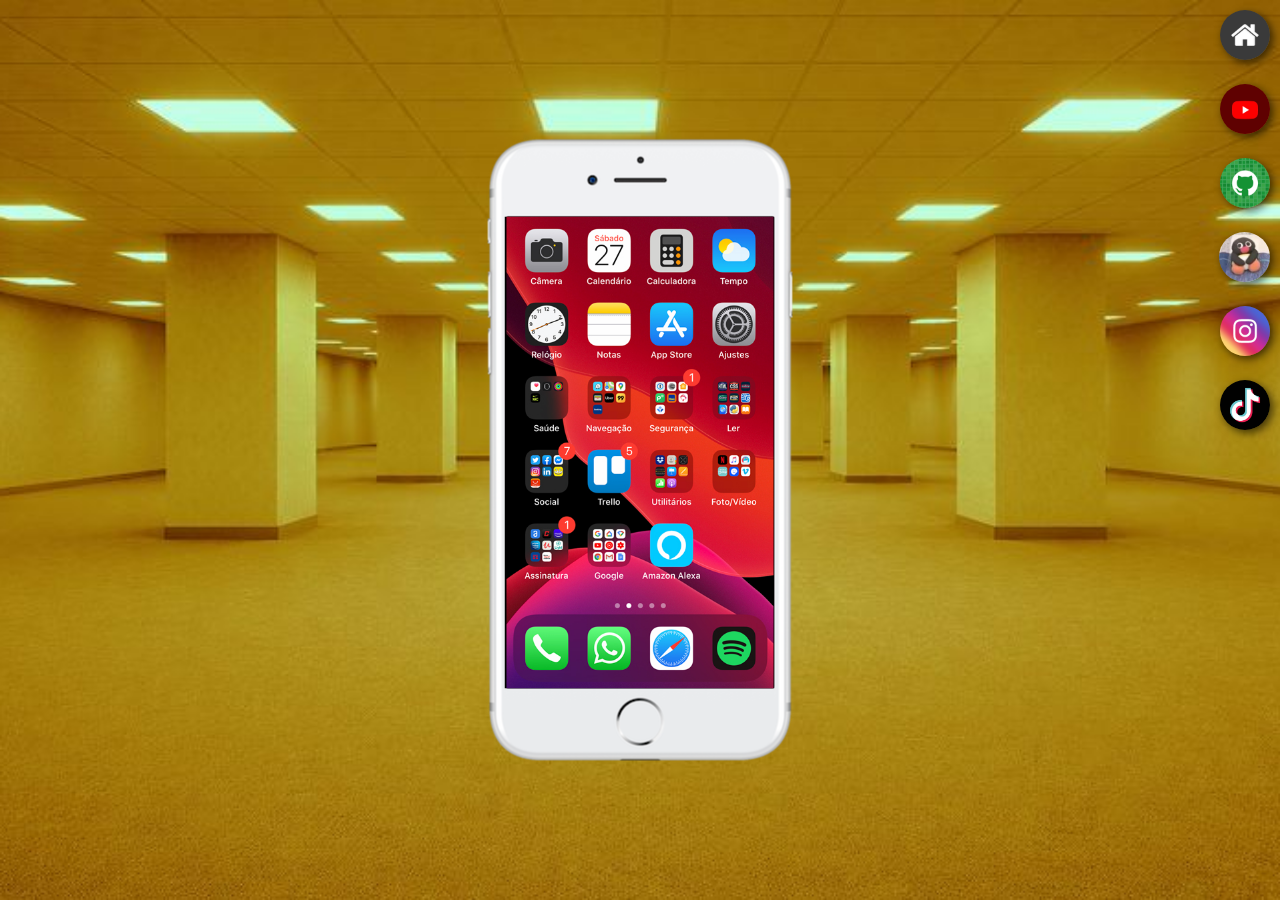
<file: index.html>
<!DOCTYPE html>
<html lang="pt-br">
<head>
    <meta charset="UTF-8">
    <meta name="viewport" content="width=device-width, initial-scale=1.0">
    <title>Redes Marvin</title>
    <link rel="shortcut icon" href="pacote-d013/pacote-d013/favicon.ico" type="image/x-icon">
    <link rel="stylesheet" href="style.css">
</head>
<body>
    <main>
        <section id="telefone">
            <iframe src="home.html" name="tela" frameborder="0" id="tela"></iframe>
        </section>
        <section id="redes">
            <a href="home.html" target="tela"><img src="pacote-d013/pacote-d013/imagens/logo-home.jpg" alt="home"></a><br>
            <a href="youtube.html" target="tela"><img src="pacote-d013/pacote-d013/imagens/logo-youtube.jpg" alt="youtube"></a><br>
            <a href="" target="tela"><img src="pacote-d013/pacote-d013/imagens/logo-github.jpg" alt="github"></a><br>
            <a href="pingu.html" target="tela"><img src="pacote-d013/pacote-d013/imagens/pingu.jpg" alt="pingu"></a><br>
            <a href="insta.html" target="tela"><img src="pacote-d013/pacote-d013/imagens/logo-instagram.jpg" alt="instagram"></a><br>
            <a href="tiktik.html" target="tela"><img src="pacote-d013/pacote-d013/imagens/tik tok.jpg" alt="tiktok"></a><br>
        </section>
    </main>
</body>
</html>
</file>
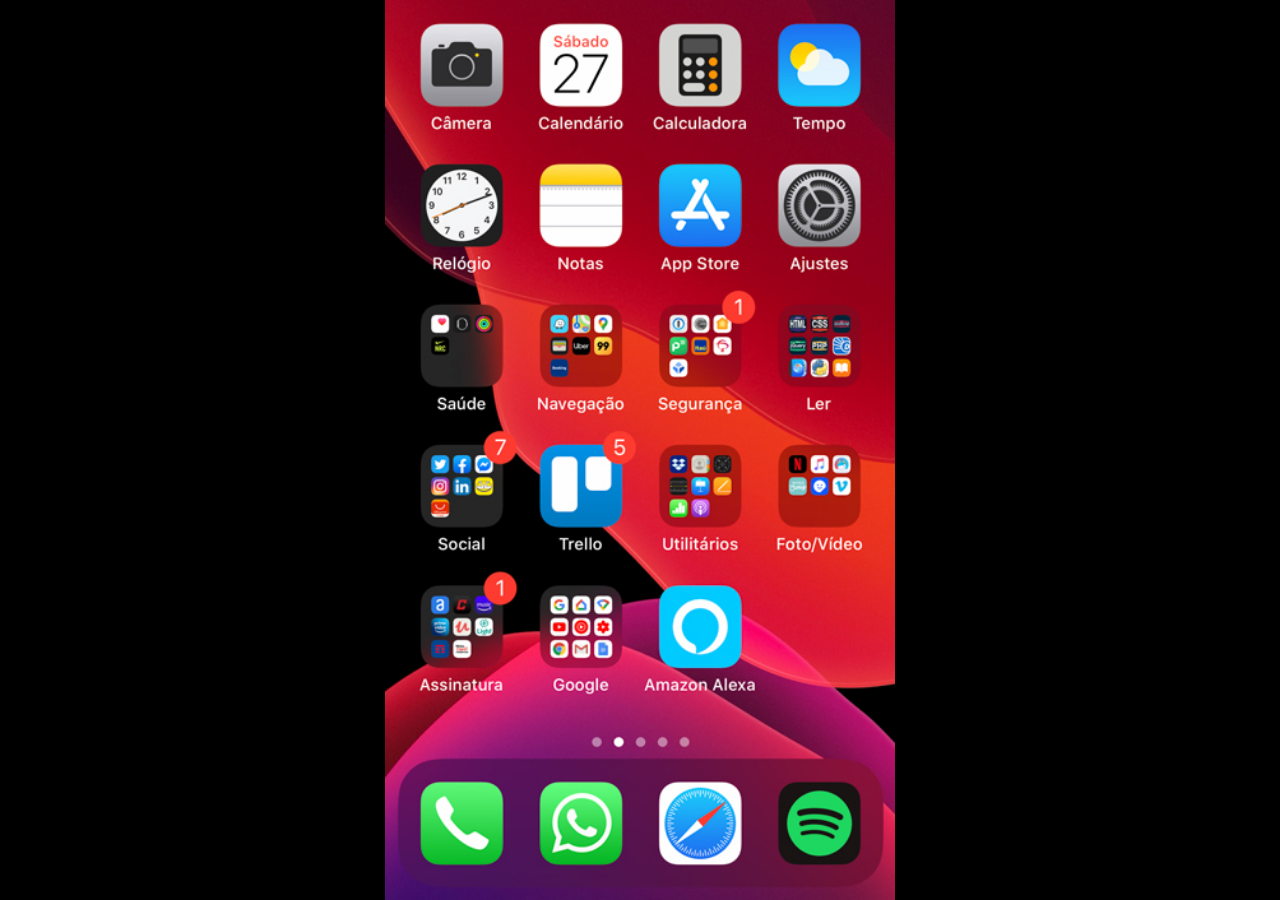
<file: home.html>
<!DOCTYPE html>
<html lang="en">
<head>
    <meta charset="UTF-8">
    <meta name="viewport" content="width=device-width, initial-scale=1.0">
    <title>Home</title>
    <style>
        *{
            margin: 0px;
            padding: 0px;
        }

        body{
            height: 100vh;
            width: 100vw;
            background: black url(pacote-d013/pacote-d013/imagens/tela-home.jpg) no-repeat top center;
            background-size: contain;
        }
    </style>
</head>
<body>
    
</body>
</html>
</file>
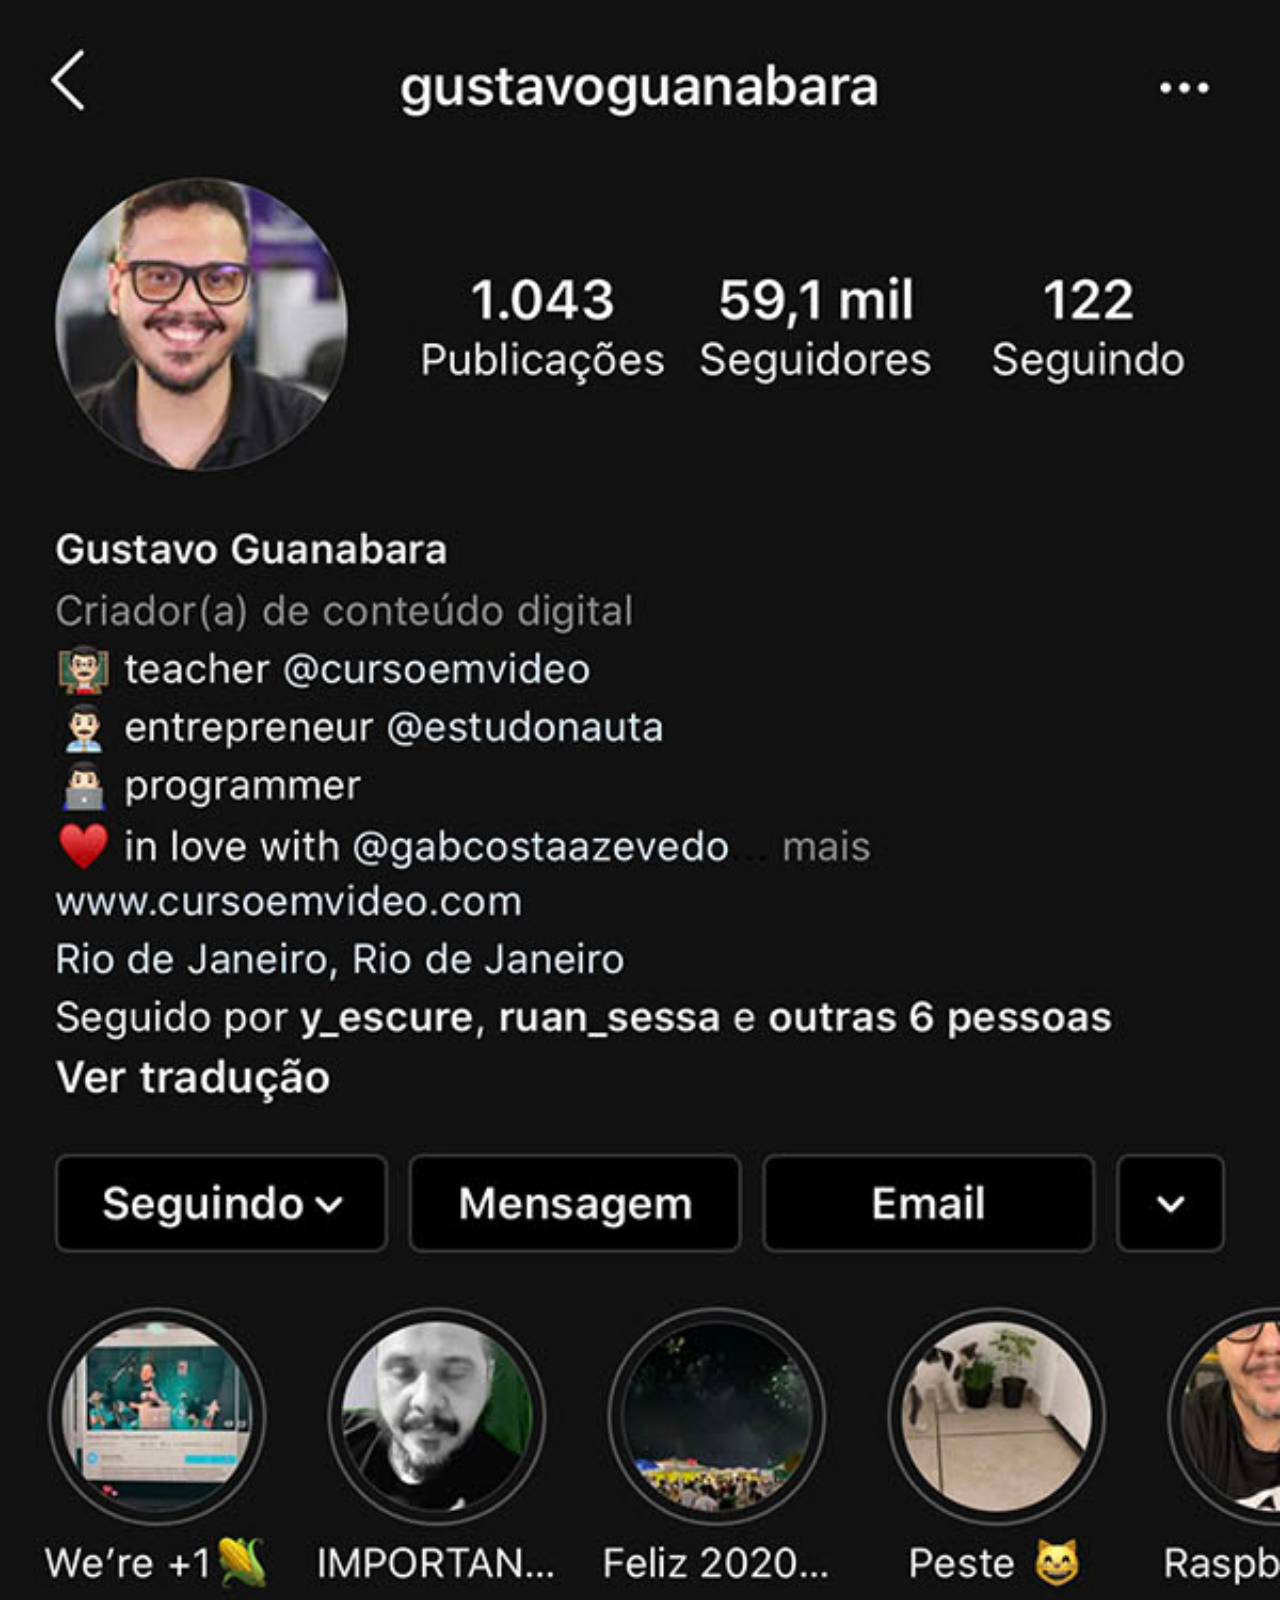
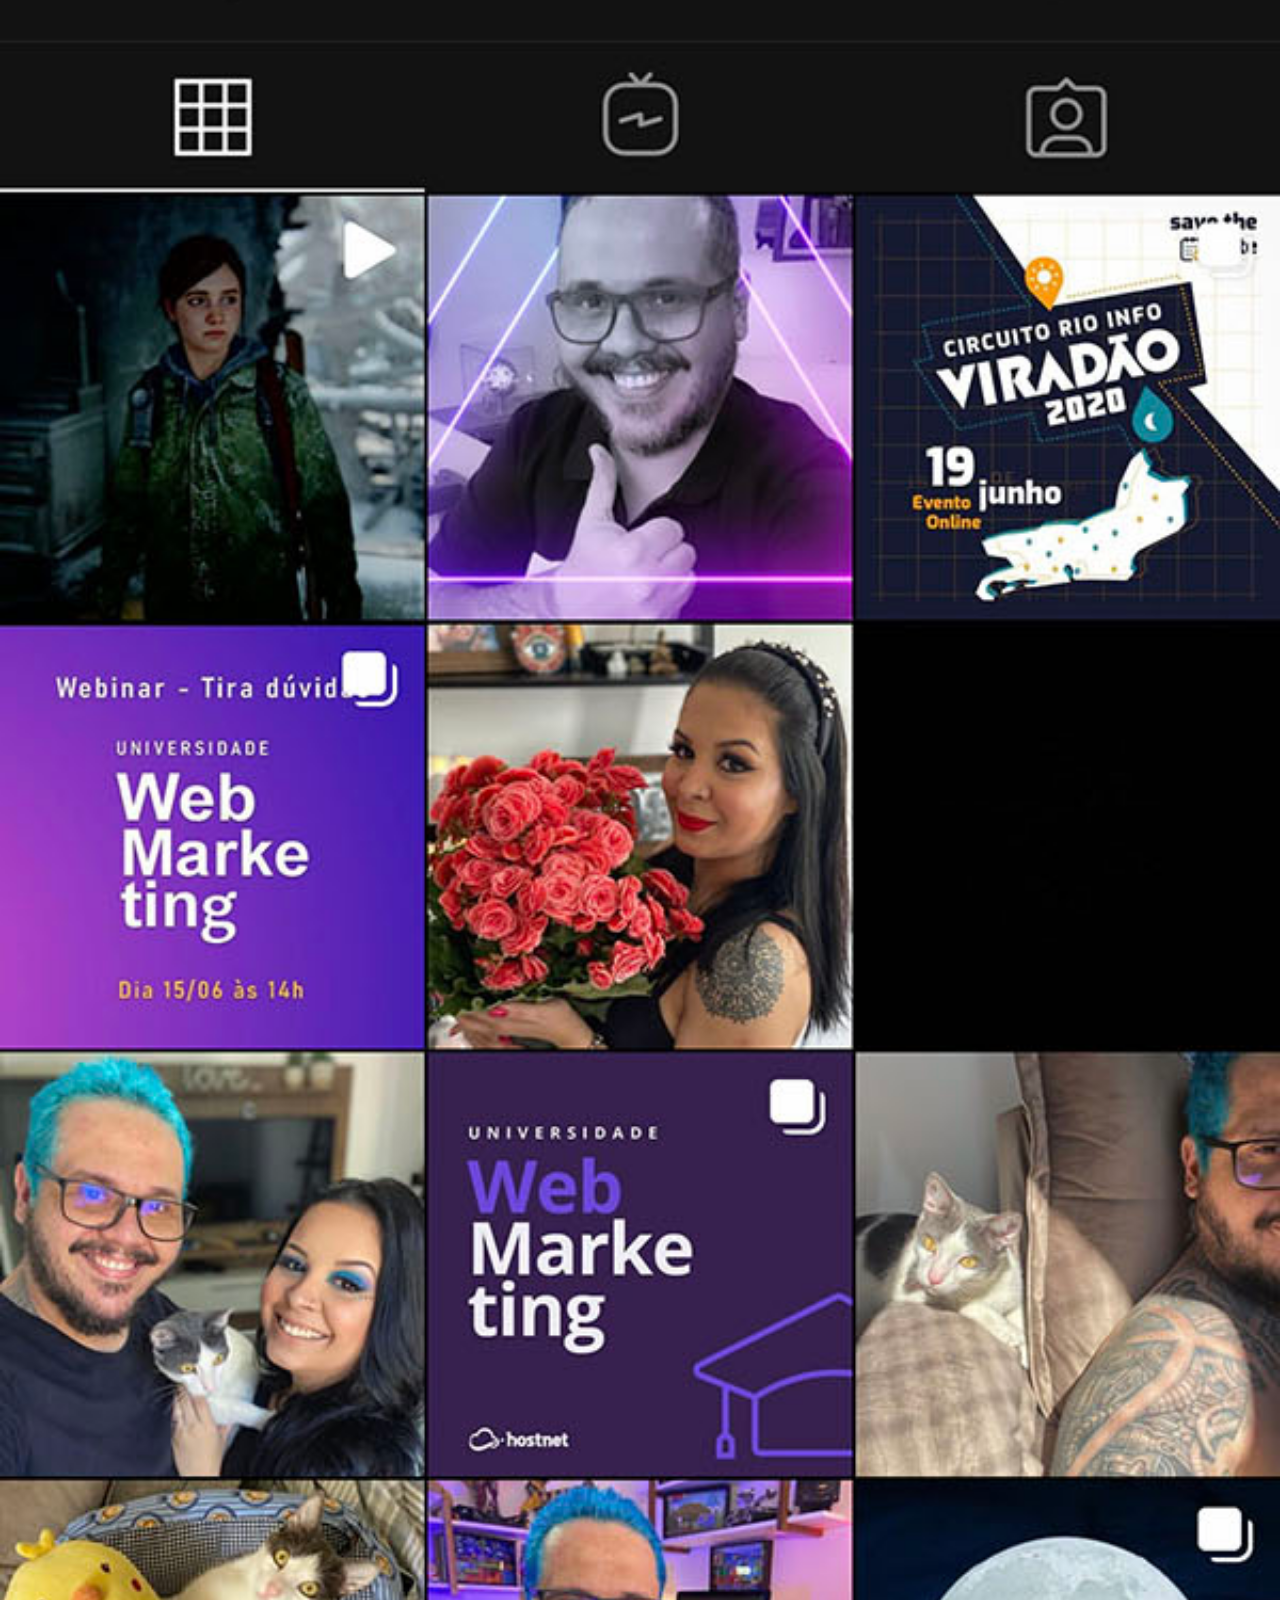
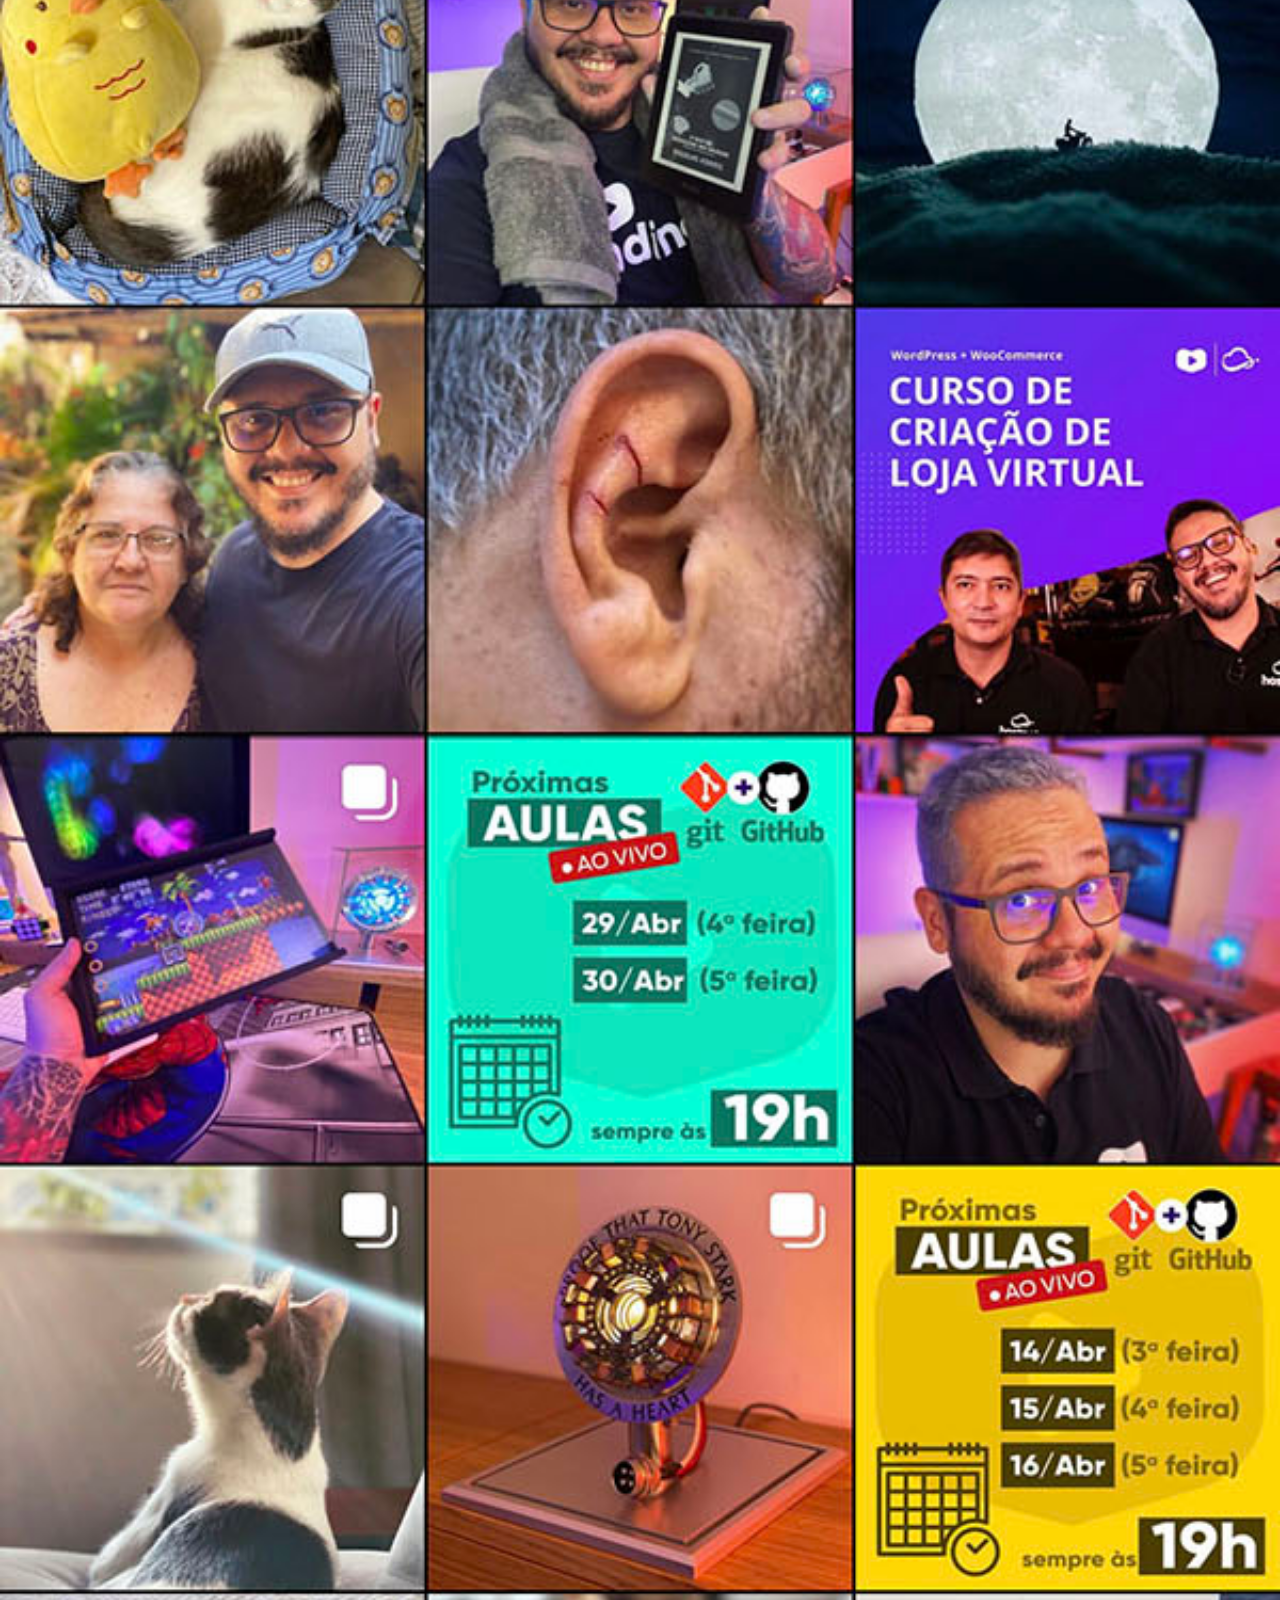
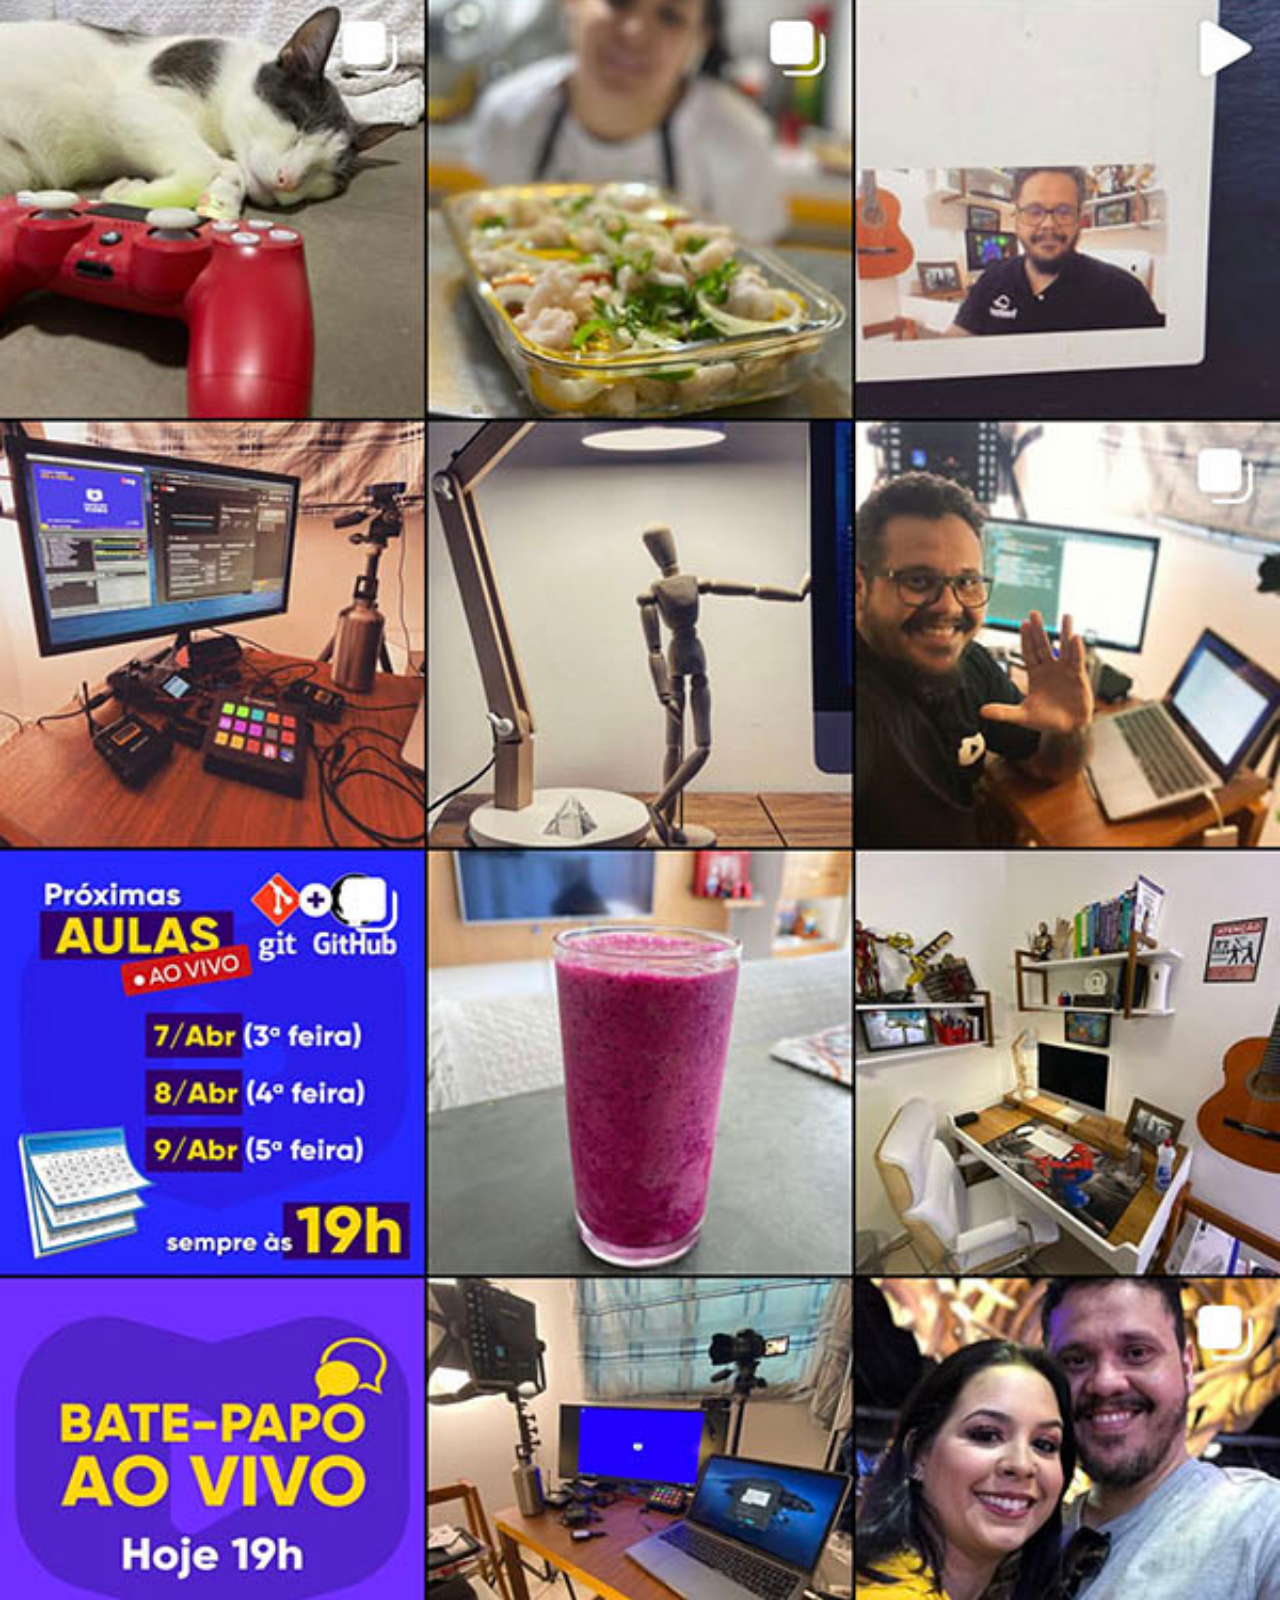
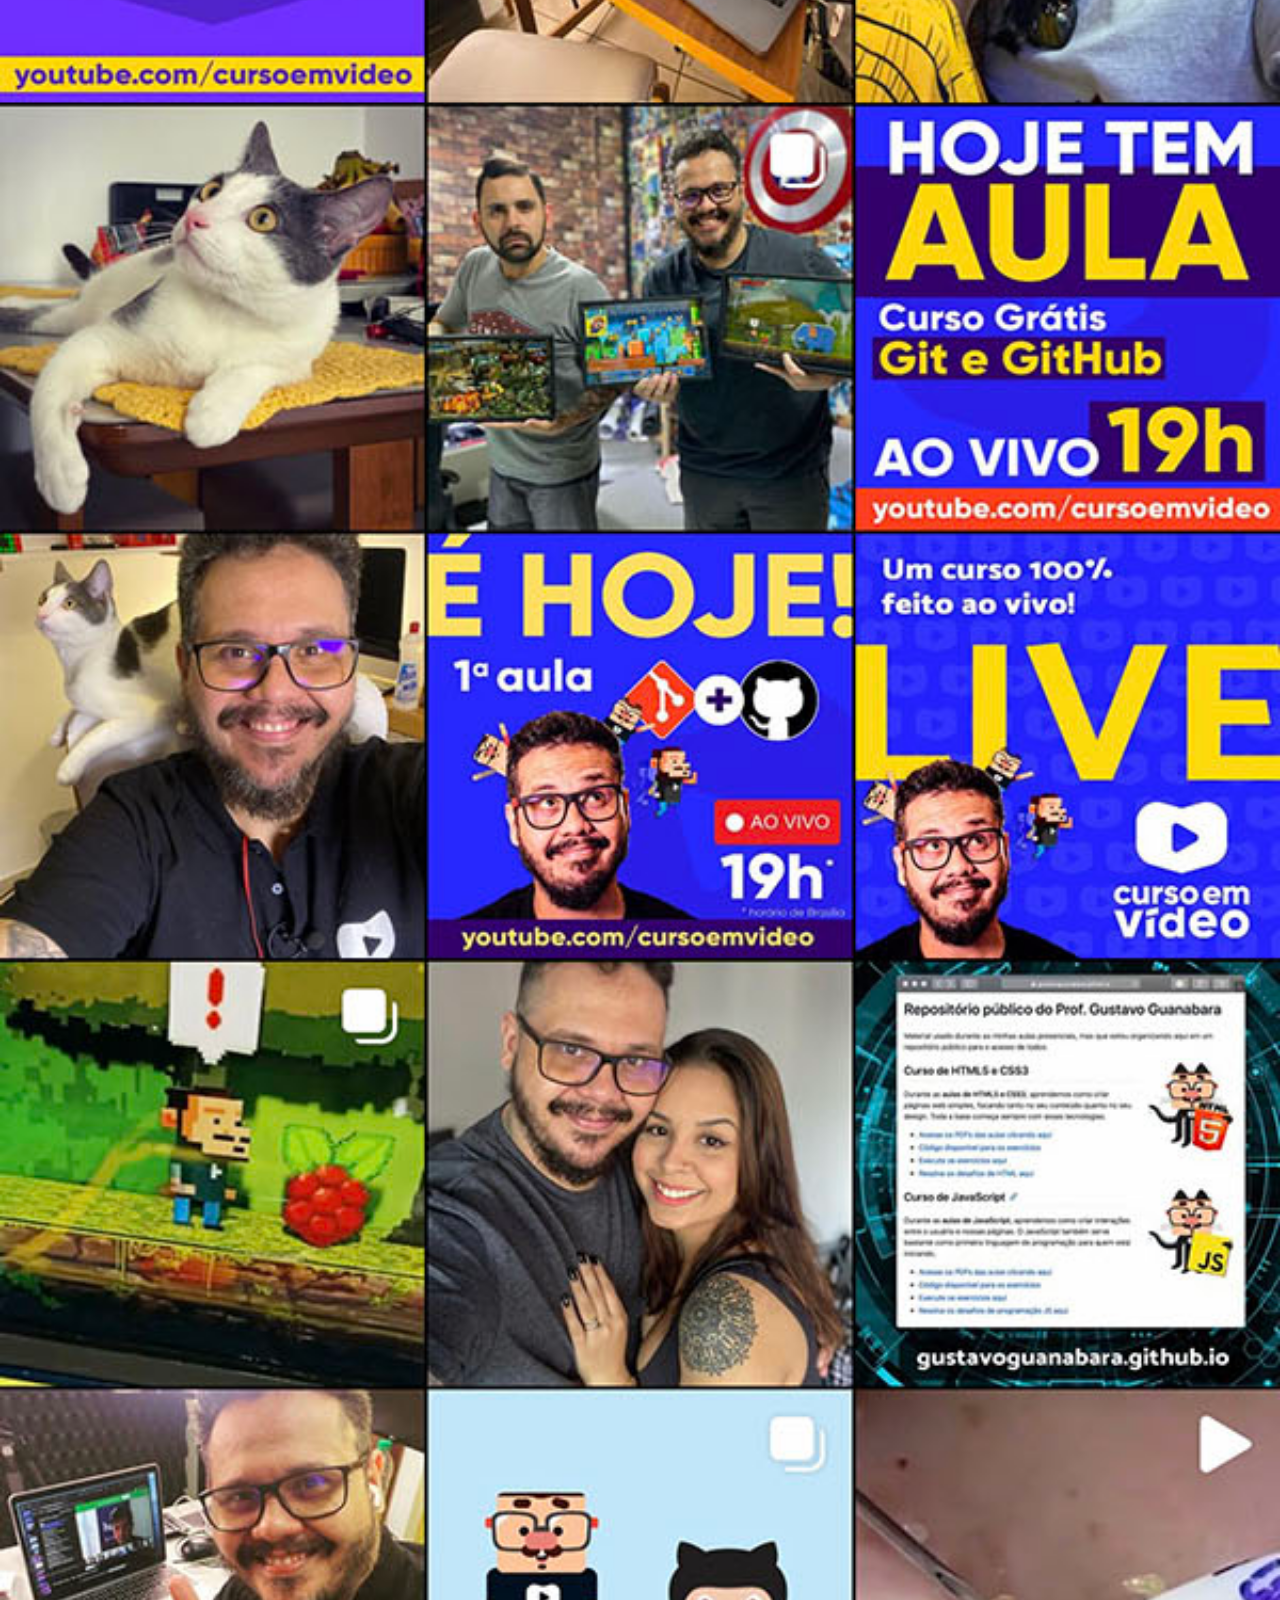
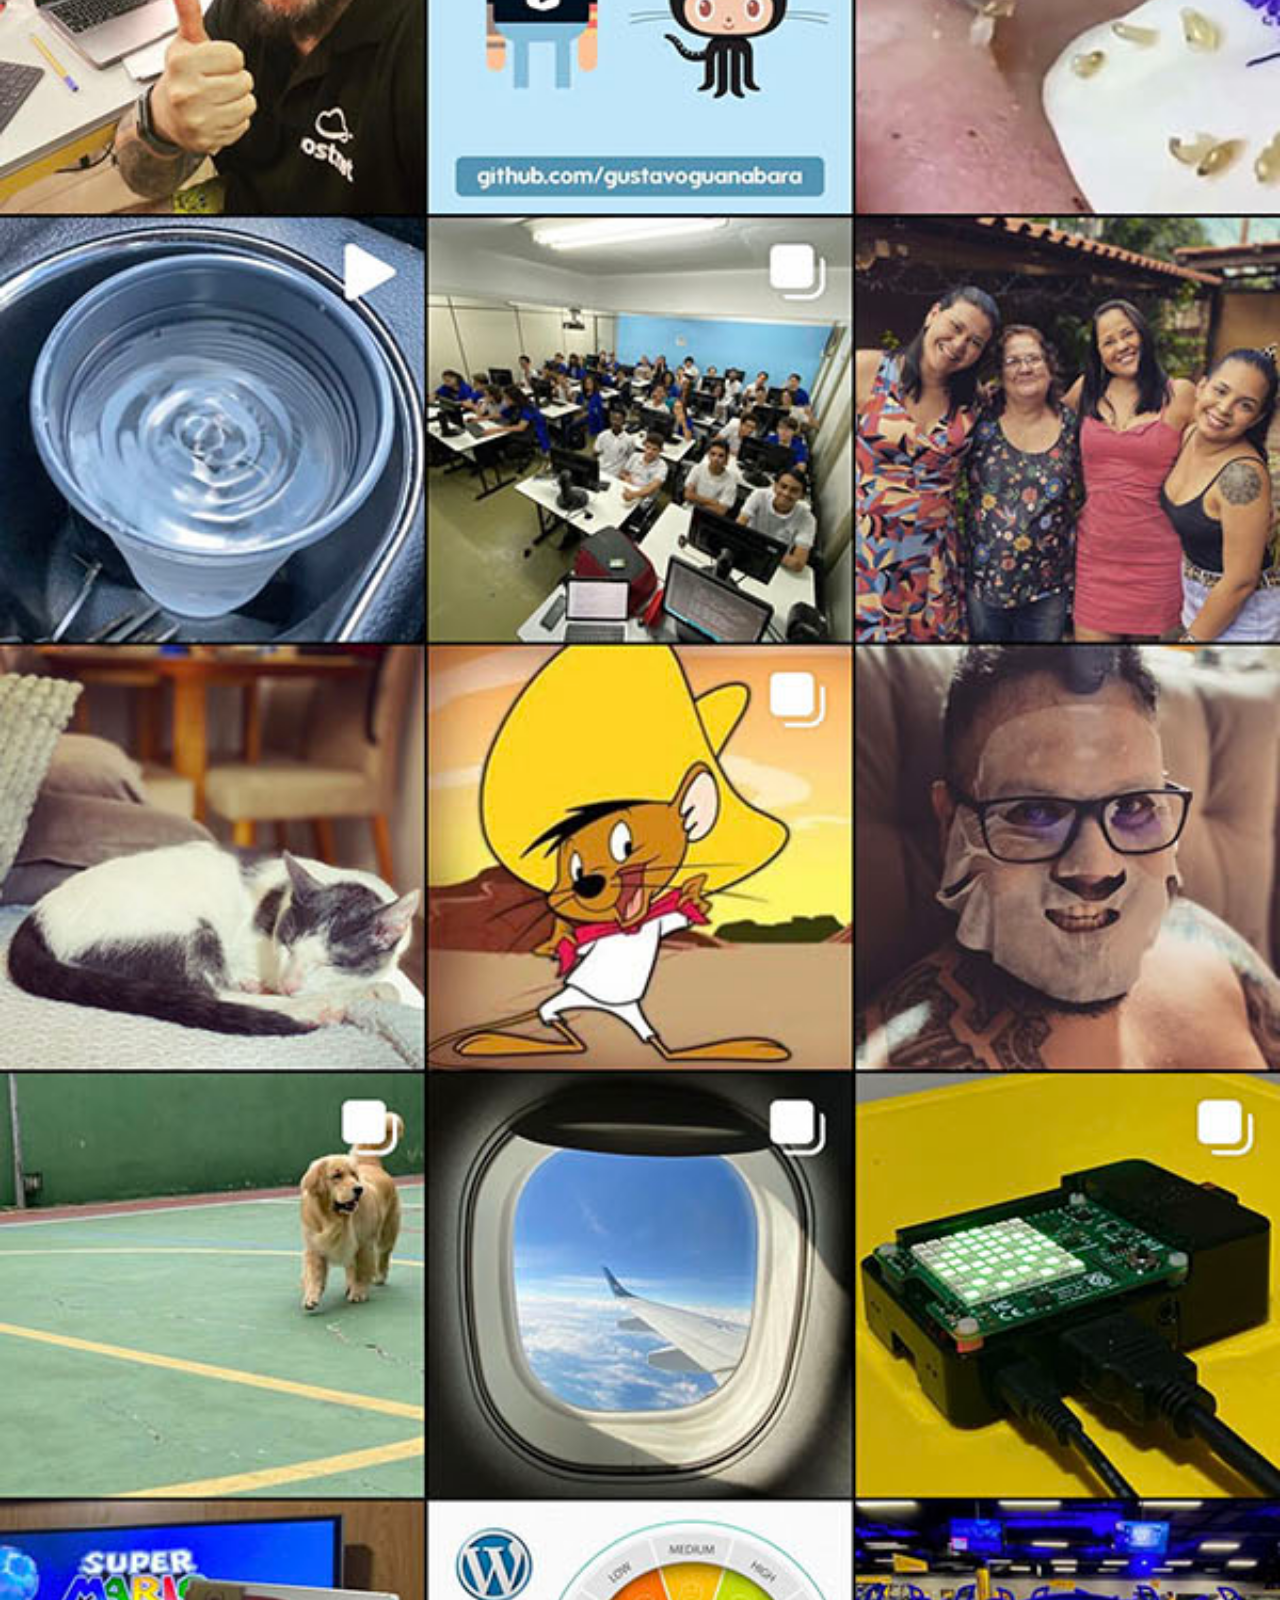
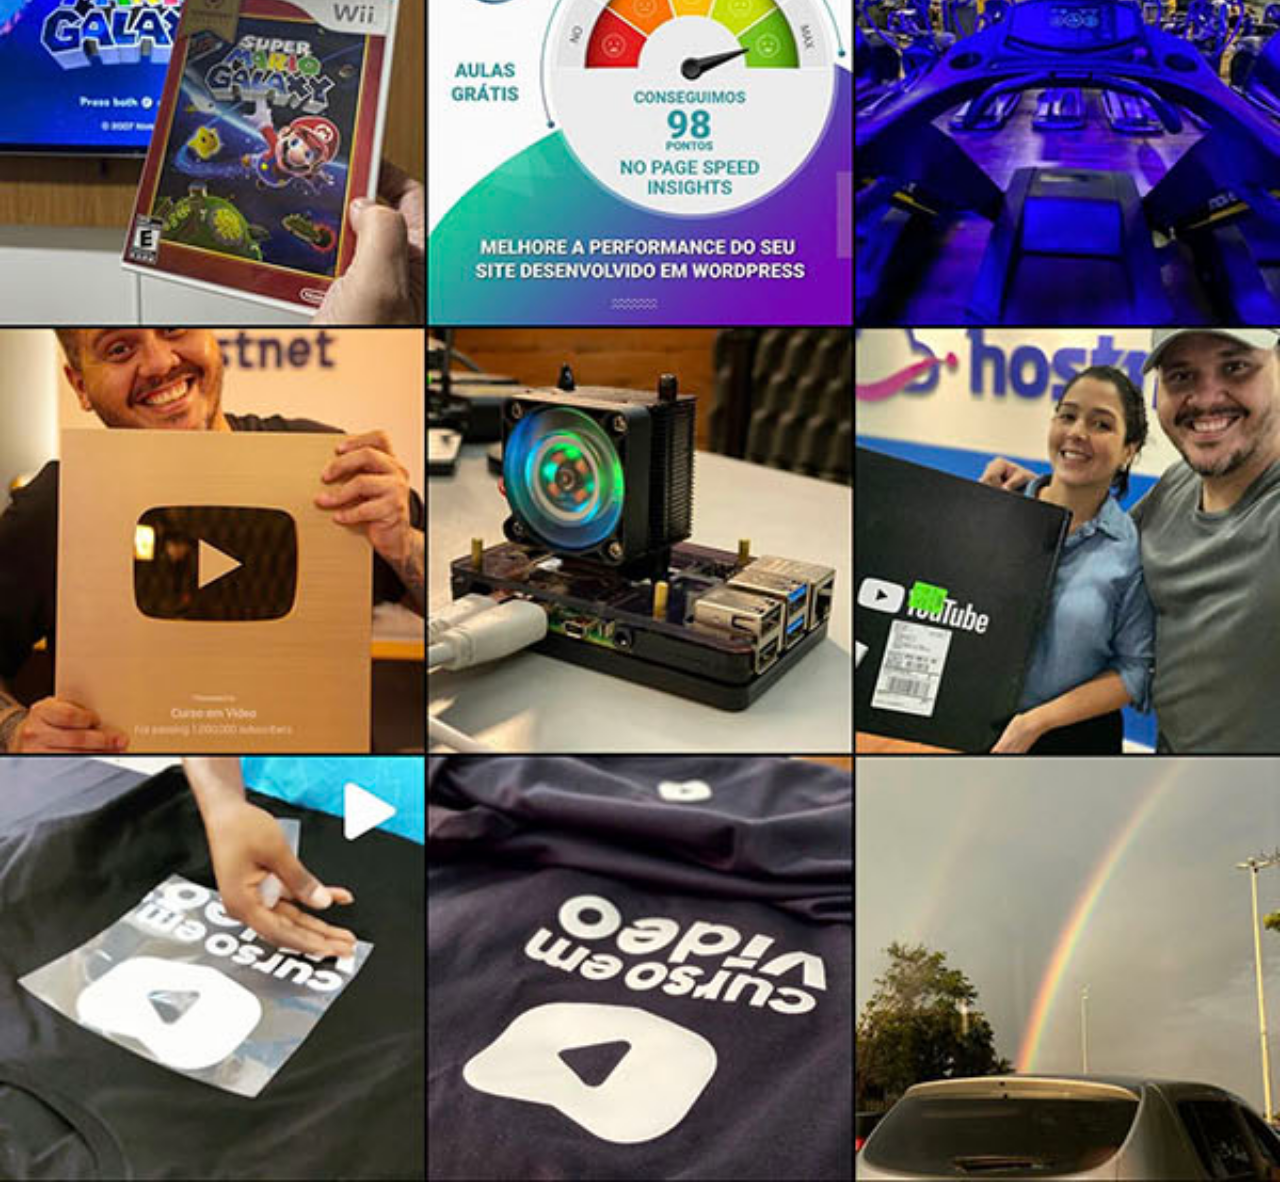
<file: insta.html>
<!DOCTYPE html>
<html lang="pt-br">
<head>
    <meta charset="UTF-8">
    <meta name="viewport" content="width=device-width, initial-scale=1.0">
    <title>instagram</title>
    <style>
        *{
            padding: 0%;
            margin: 0%;
        }

        ::-webkit-scrollbar{
            width: 0%;
            height: 0%;
        }

        img{
            width: 100vw;
        }
    </style>
</head>
<body>
    <img src="pacote-d013/pacote-d013/imagens/tela-instagram.jpg" alt="">
</body>
</html>
</file>
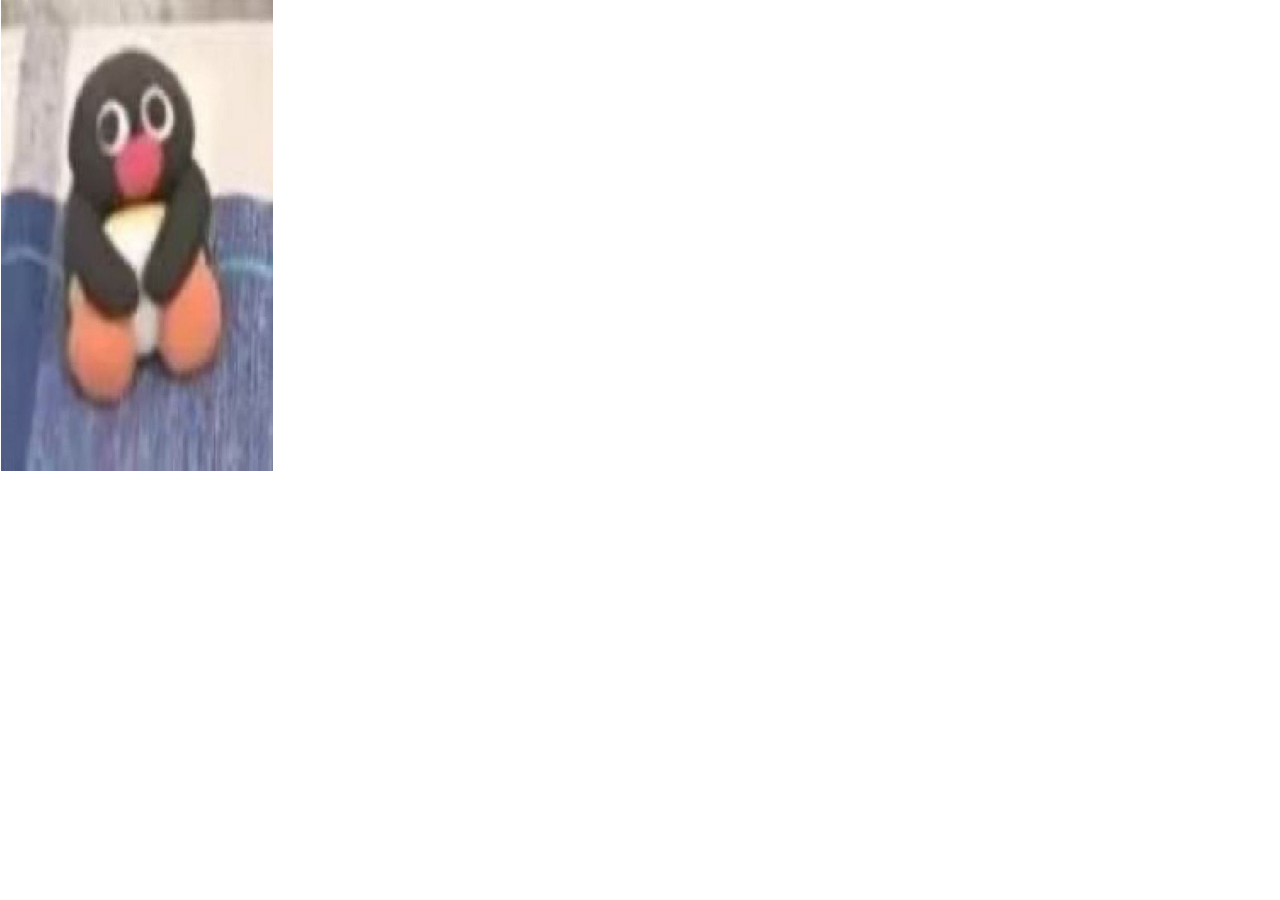
<file: pingu.html>
<!DOCTYPE html>
<html lang="pt-br">
<head>
    <meta charset="UTF-8">
    <meta name="viewport" content="width=device-width, initial-scale=1.0">
    <title>Document</title>
    <style>
        *{
            margin: 0%;
            padding: 0%;
        }

        div img{
            position: absolute;
            position: fixed;
            top: -1px;
            left: 1px;
            height: 472px;
            width: 272px;    
        }

        #h #s{
            opacity: 0;
        }

        #h:hover #s{
            opacity: 1;
        }

        #h:hover #p{
            opacity: 0;
        }
        
    </style>
</head>
<body>
    <div id="h">
        <img id="p" src="pacote-d013/pacote-d013/imagens/pingu.jpg" alt="">
        <img id="s" src="pacote-d013/pacote-d013/imagens/pingu00.jpg" alt="">
    </div>
</body>
</html>
</file>
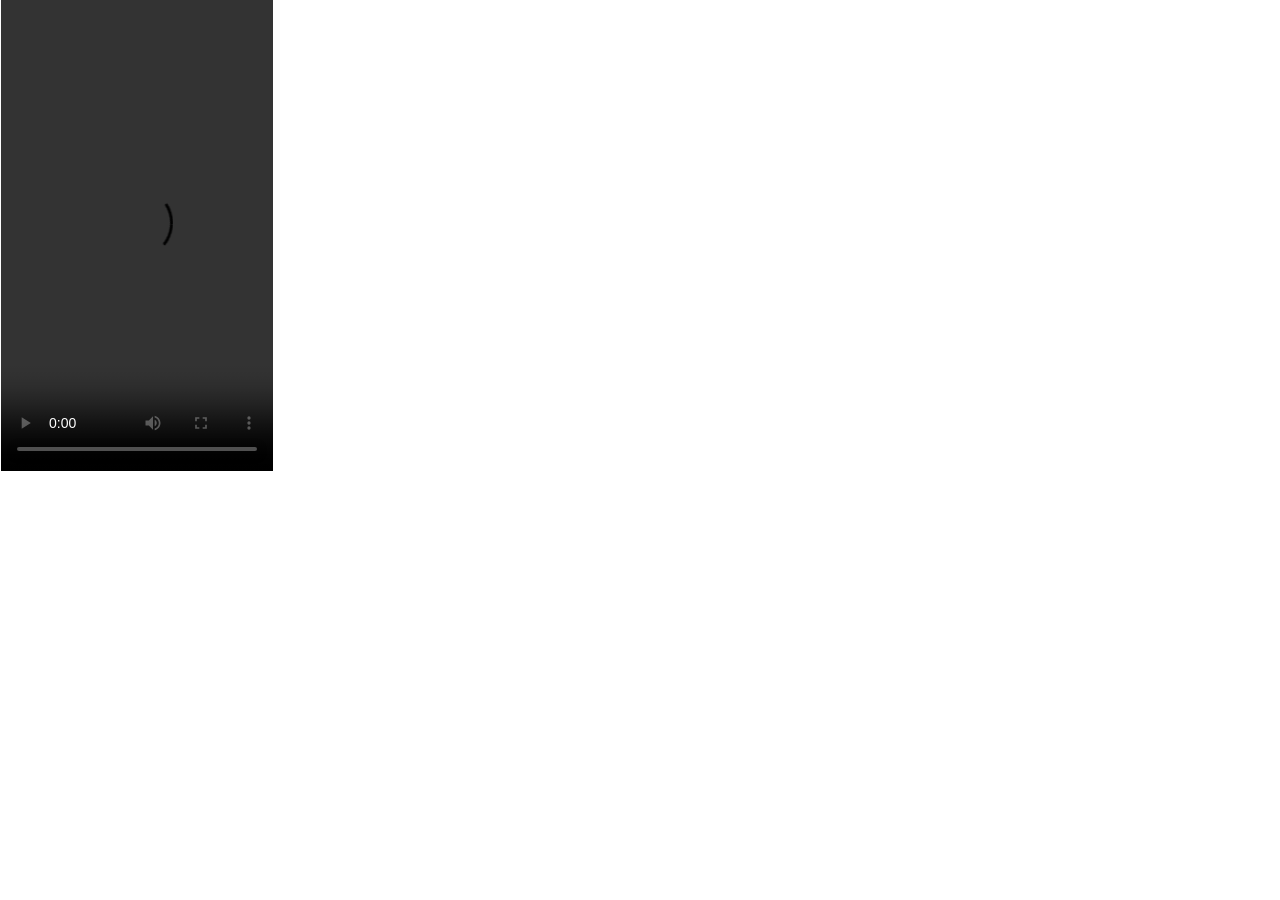
<file: tiktik.html>
<!DOCTYPE html>
<html lang="pt-br">
<head>
    <meta charset="UTF-8">
    <meta name="viewport" content="width=device-width, initial-scale=1.0">
    <title>tiktok</title>
    <style>
        *{
            margin: 0px;
            padding: 0px;
        }

        video{
            position: fixed;
            top: -1px;
            left: 1px;
            height: 472px;
            width: 272px;    
        }
    </style>
</head>
<body>
    <video src="pacote-d013/pacote-d013/imagens/godizzila.mp4" autoplay controls loop></video>
        
</body>
</html>
</file>
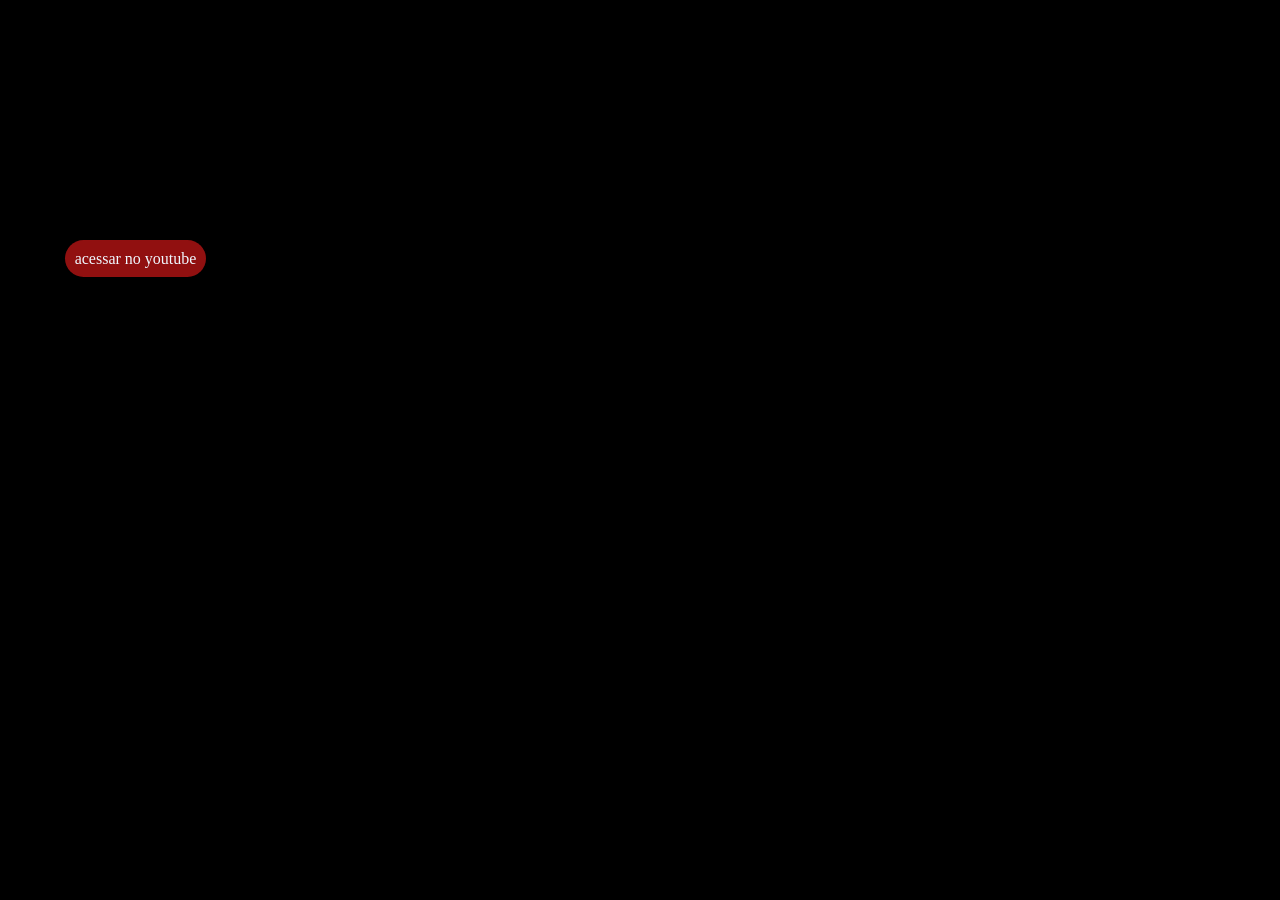
<file: youtube.html>
<!DOCTYPE html>
<html lang="pt-br">
<head>
    <meta charset="UTF-8">
    <meta name="viewport" content="width=device-width, initial-scale=1.0">
    <title>youtube</title>
    <style>
        body{
            background-color: rgb(0, 0, 0);
            
        }

        iframe{
            position: fixed;
            top: -1px;
            left: 2px;
            height: 200px;
            width: 267px;   
        }

        footer{
            position: fixed;
            top: -200px;
            left: 2px;
            height: 272px;
            width: 267px;
            padding-top: 450px;
            text-align: center;
        }

        a{
            padding: 10px;
            background-color: rgb(145, 16, 16);
            border-radius: 20px;
            text-decoration: none;
            text-transform: none;
            color: aliceblue;
            box-shadow: 2px 2px 4px rgba(0, 0, 0, 0.589);
        }

        a:hover{
            border: rgb(145, 16, 16) solid 3px;
            border-radius: 30px;
            box-shadow: 4px 4 px 8px rgba(0, 0, 0, 0.589);
        }
    </style>
</head>
<body>
    <footer><a href="https://www.youtube.com/watch?v=ux3QETpLcPs" target="_blank">acessar no youtube</a></footer>

    <iframe src="https://www.youtube.com/embed/ux3QETpLcPs?si=l3RkpCSeV-lwVsmL" title="YouTube video player" frameborder="0" allow="accelerometer; autoplay; clipboard-write; encrypted-media; gyroscope; picture-in-picture" allowfullscreen></iframe>
</body>
</html>
</file>
<file: style.css>
@charset "UTF-8";

*{
    margin: 0px;
    padding: 0px;
    font-family: Arial, Helvetica, sans-serif;
}

html, body{
    height: 100vh;
    width: 100vw;
}

body{
    background: url(pacote-d013/pacote-d013/imagens/backrooms-background.png.jpg) center center no-repeat fixed;
    background-size: cover;
}

main{
    height: 100vh;
    position: relative;
}

#telefone{
    height: 627px;
    width: 311px;

    position: absolute;
    top: 50%;
    left: 50%;
    transform: translate(-50%, -50%);
    
    background: url(pacote-d013/pacote-d013/imagens/frame-iphone.png) no-repeat;
}

#tela{
    position: relative;
    top: 80px;
    left: 20px;
    height: 472px;
    width: 270px;
    
}

#redes{
    text-align: right;

}

#redes img{
    height: 50px;
    margin: 10px;
    border-radius: 50%;
    box-shadow: 3px 3px 8px rgba(0, 0, 0, 0.61);
    box-sizing: border-box;
}

#redes img:hover{
    border: 2px solid white;
    transition: border 1s;
}
</file>
